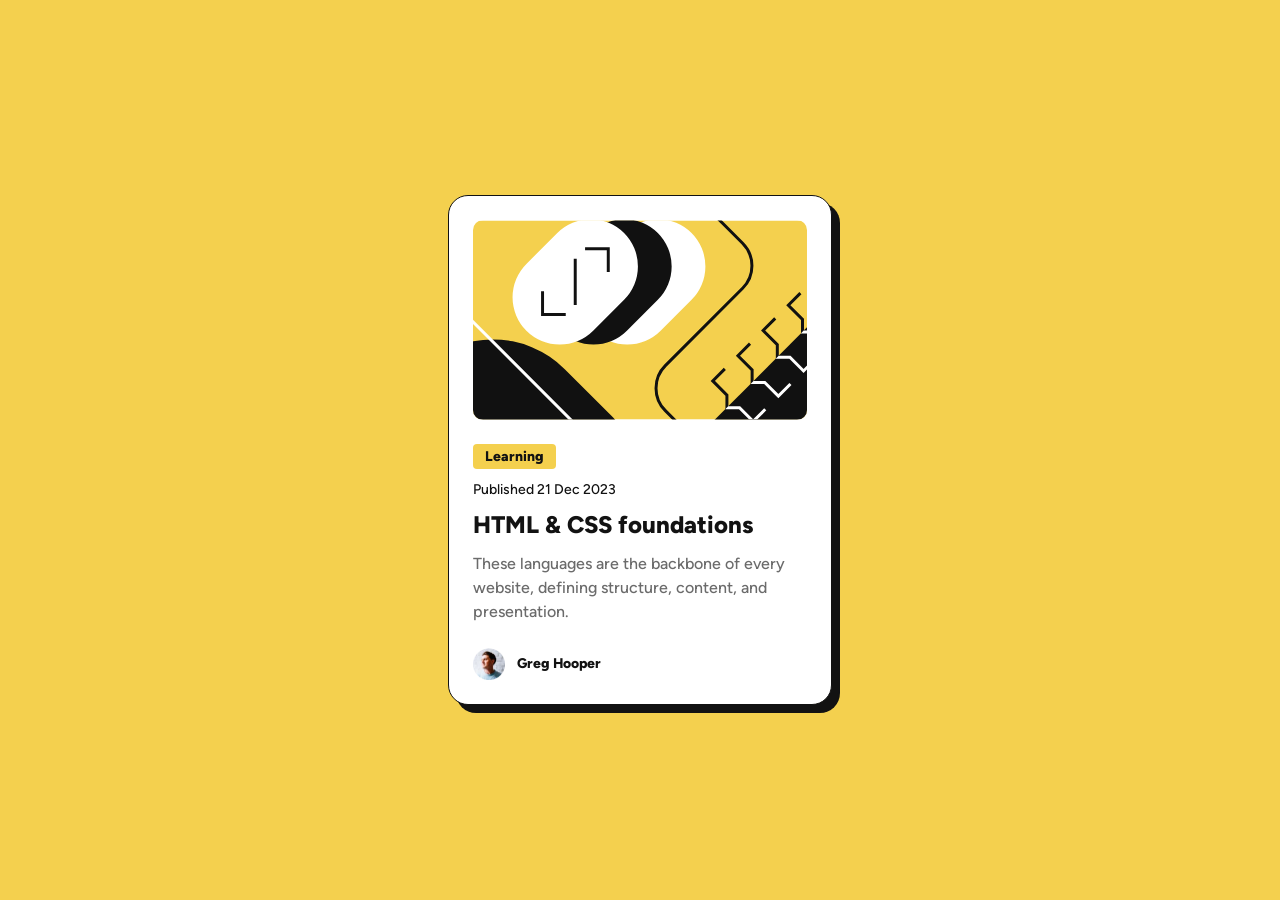
<file: blog-preview-card-main/index.html>
<!DOCTYPE html>
<html lang="en">
<head>
  <meta charset="UTF-8">
  <meta name="viewport" content="width=device-width, initial-scale=1.0">
  <link rel="icon" type="image/png" sizes="32x32" href="./assets/images/favicon-32x32.png">
  <link rel="stylesheet" href="styles.css">
  <title>Frontend Mentor | Blog preview card</title>
</head>
<body>
  <main class="card">
    <img class="article-image" src="./assets/images/illustration-article.svg" alt="Abstract article illustration">
    <div class="content">
      <p class="category">Learning</p>
      <p class="published">Published 21 Dec 2023</p>
      <h1 class="title"><a href="#">HTML &amp; CSS foundations</a></h1>
      <p class="description">These languages are the backbone of every website, defining structure, content, and presentation.</p>
      <div class="author">
        <img src="./assets/images/image-avatar.webp" alt="Greg Hooper">
        <span>Greg Hooper</span>
      </div>
    </div>
  </main>
</body>
</html>
</file>
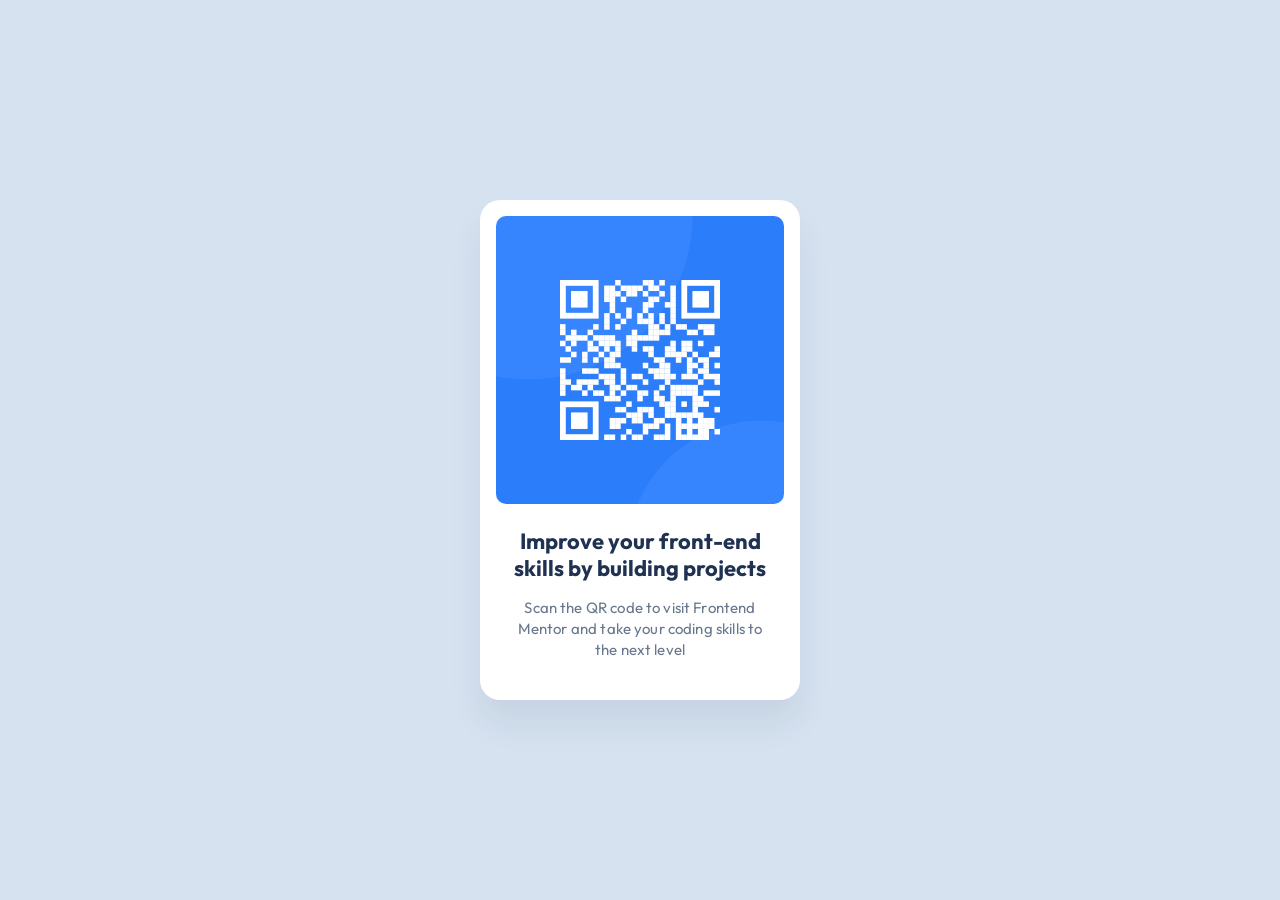
<file: qr-code-component-main/index.html>
<!DOCTYPE html>
<html lang="en">
<head>
  <meta charset="UTF-8">
  <meta name="viewport" content="width=device-width, initial-scale=1.0">
  <link rel="icon" type="image/png" sizes="32x32" href="./images/favicon-32x32.png">
  <link rel="preconnect" href="https://fonts.googleapis.com">
  <link rel="preconnect" href="https://fonts.gstatic.com" crossorigin>
  <link href="https://fonts.googleapis.com/css2?family=Outfit:wght@400;700&display=swap" rel="stylesheet">
  <link rel="stylesheet" href="styles.css">
  <title>Frontend Mentor | QR code component</title>
</head>
<body>
  <main class="card">
    <img class="qr-image" src="./images/image-qr-code.png" alt="QR code to Frontend Mentor">
    <h1>Improve your front-end skills by building projects</h1>
    <p>Scan the QR code to visit Frontend Mentor and take your coding skills to the next level</p>
  </main>
</body>
</html>
</file>
<file: blog-preview-card-main/styles.css>
@font-face {
  font-family: "Figtree";
  src: url("./assets/fonts/Figtree-VariableFont_wght.ttf") format("truetype");
  font-weight: 500 800;
}

* {
  box-sizing: border-box;
}

html,
body {
  margin: 0;
  min-height: 100%;
}

body {
  min-height: 100vh;
  display: flex;
  justify-content: center;
  align-items: center;
  padding: 24px;
  background: hsl(47, 88%, 63%);
  color: hsl(0, 0%, 7%);
  font-family: "Figtree", sans-serif;
  font-size: 16px;
}

.card {
  width: 100%;
  max-width: 384px;
  padding: 24px;
  background: hsl(0, 0%, 100%);
  border: 1px solid hsl(0, 0%, 7%);
  border-radius: 20px;
  box-shadow: 8px 8px 0 hsl(0, 0%, 7%);
}

.article-image {
  display: block;
  width: 100%;
  border-radius: 10px;
}

.category {
  display: inline-block;
  margin: 24px 0 12px;
  padding: 4px 12px;
  background: hsl(47, 88%, 63%);
  border-radius: 4px;
  font-size: 14px;
  font-weight: 800;
}

.published {
  margin: 0 0 12px;
  font-size: 14px;
  font-weight: 500;
}

.title {
  margin: 0 0 12px;
  font-size: 24px;
  font-weight: 800;
  line-height: 1.25;
}

.title a {
  color: hsl(0, 0%, 7%);
  text-decoration: none;
  transition: color 0.2s ease;
}

.title a:hover,
.title a:focus-visible {
  color: hsl(47, 88%, 63%);
}

.title a:focus-visible {
  outline: 2px solid hsl(0, 0%, 7%);
  outline-offset: 3px;
  border-radius: 2px;
}

.description {
  margin: 0 0 24px;
  color: hsl(0, 0%, 42%);
  font-weight: 500;
  line-height: 1.5;
}

.author {
  display: flex;
  align-items: center;
  gap: 12px;
  font-size: 14px;
  font-weight: 800;
}

.author img {
  width: 32px;
  height: 32px;
}

@media (max-width: 375px) {
  .card {
    max-width: 327px;
  }

  .title {
    font-size: 20px;
  }

  .category,
  .published,
  .author {
    font-size: 12px;
  }

  .description {
    font-size: 14px;
  }
}
</file>
<file: qr-code-component-main/styles.css>
* {
  box-sizing: border-box;
}

html,
body {
  margin: 0;
  min-height: 100%;
}

body {
  min-height: 100vh;
  display: flex;
  justify-content: center;
  align-items: center;
  padding: 24px;
  background: hsl(212, 45%, 89%);
  font-family: "Outfit", sans-serif;
}

.card {
  width: 100%;
  max-width: 320px;
  padding: 16px 16px 40px;
  background: hsl(0, 0%, 100%);
  border-radius: 20px;
  text-align: center;
  box-shadow: 0 24px 32px rgba(31, 49, 79, 0.08);
}

.qr-image {
  display: block;
  width: 100%;
  border-radius: 10px;
}

.card h1 {
  margin: 24px 8px 16px;
  color: hsl(218, 44%, 22%);
  font-size: 22px;
  font-weight: 700;
  line-height: 1.2;
}

.card p {
  margin: 0 16px;
  color: hsl(216, 15%, 48%);
  font-size: 15px;
  font-weight: 400;
  line-height: 1.4;
  letter-spacing: 0.01em;
}

@media (max-width: 375px) {
  body {
    padding: 24px 27px;
  }
}
</file>
